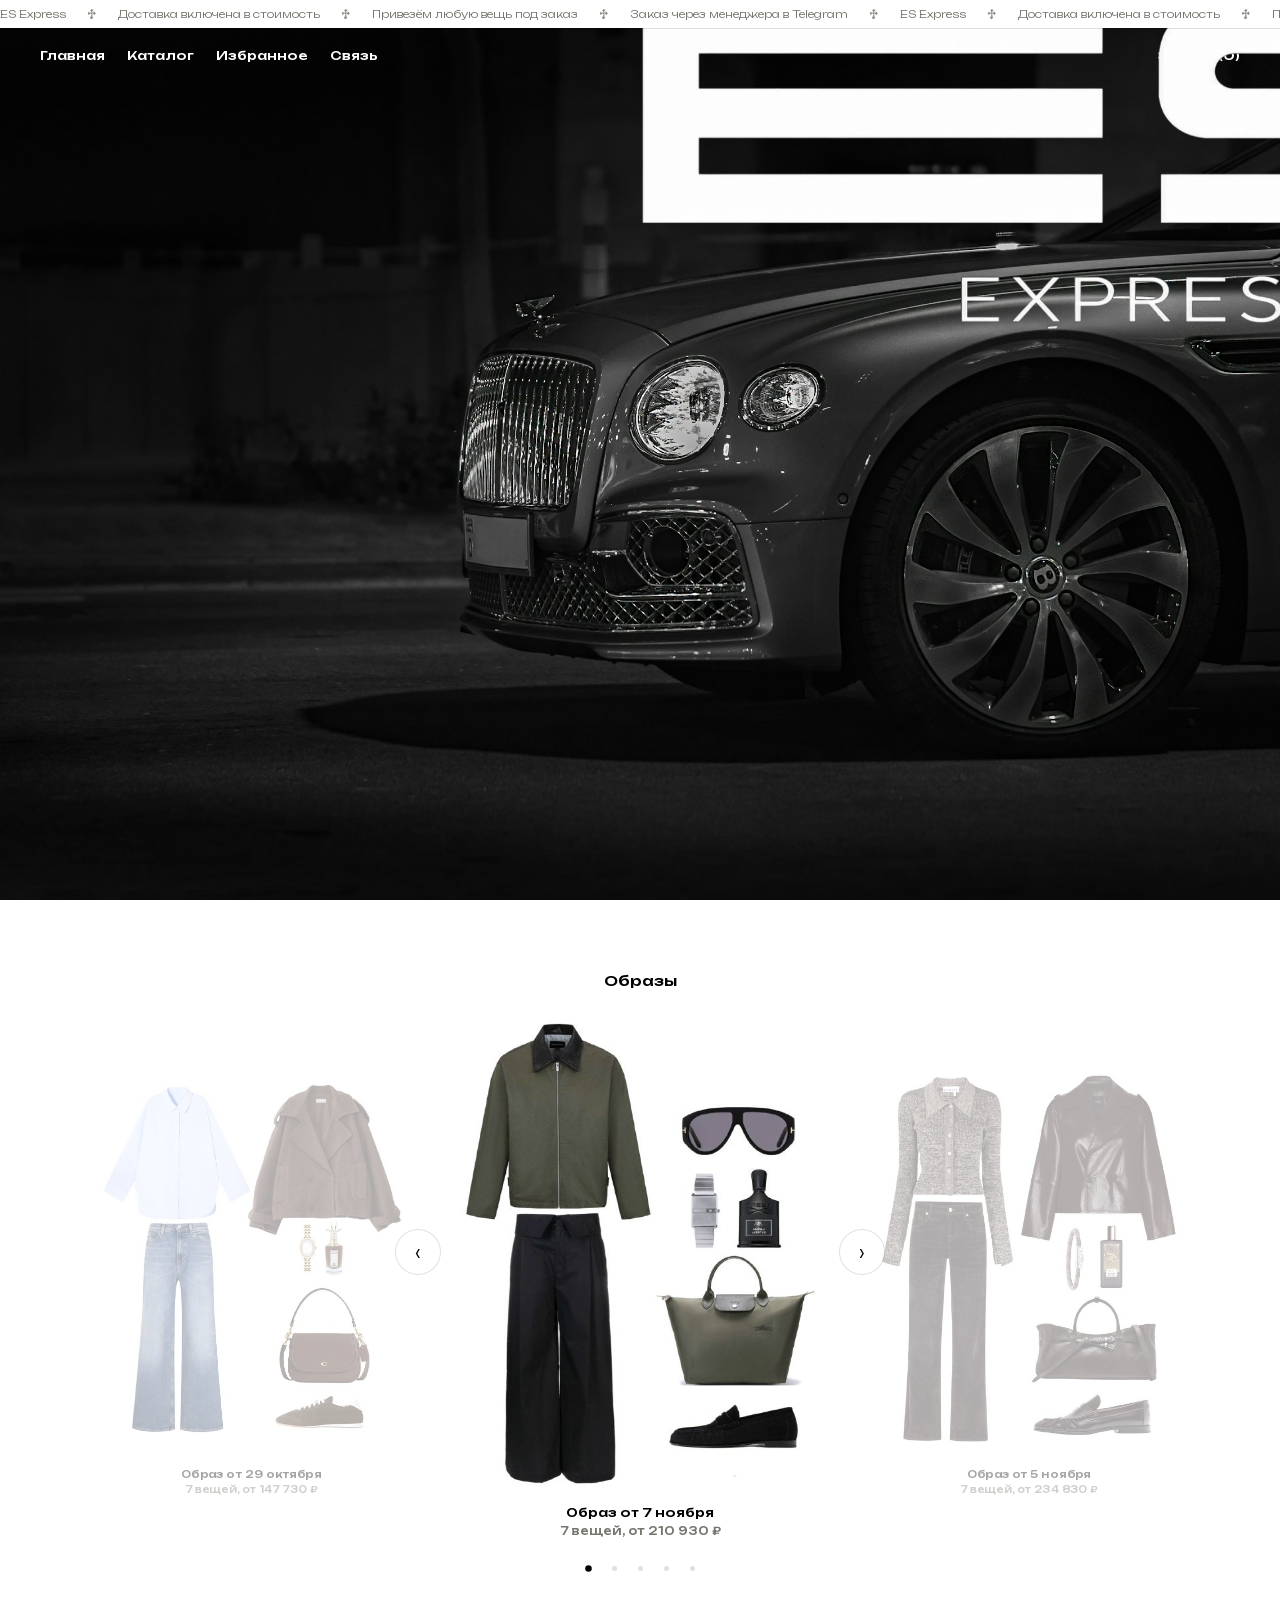
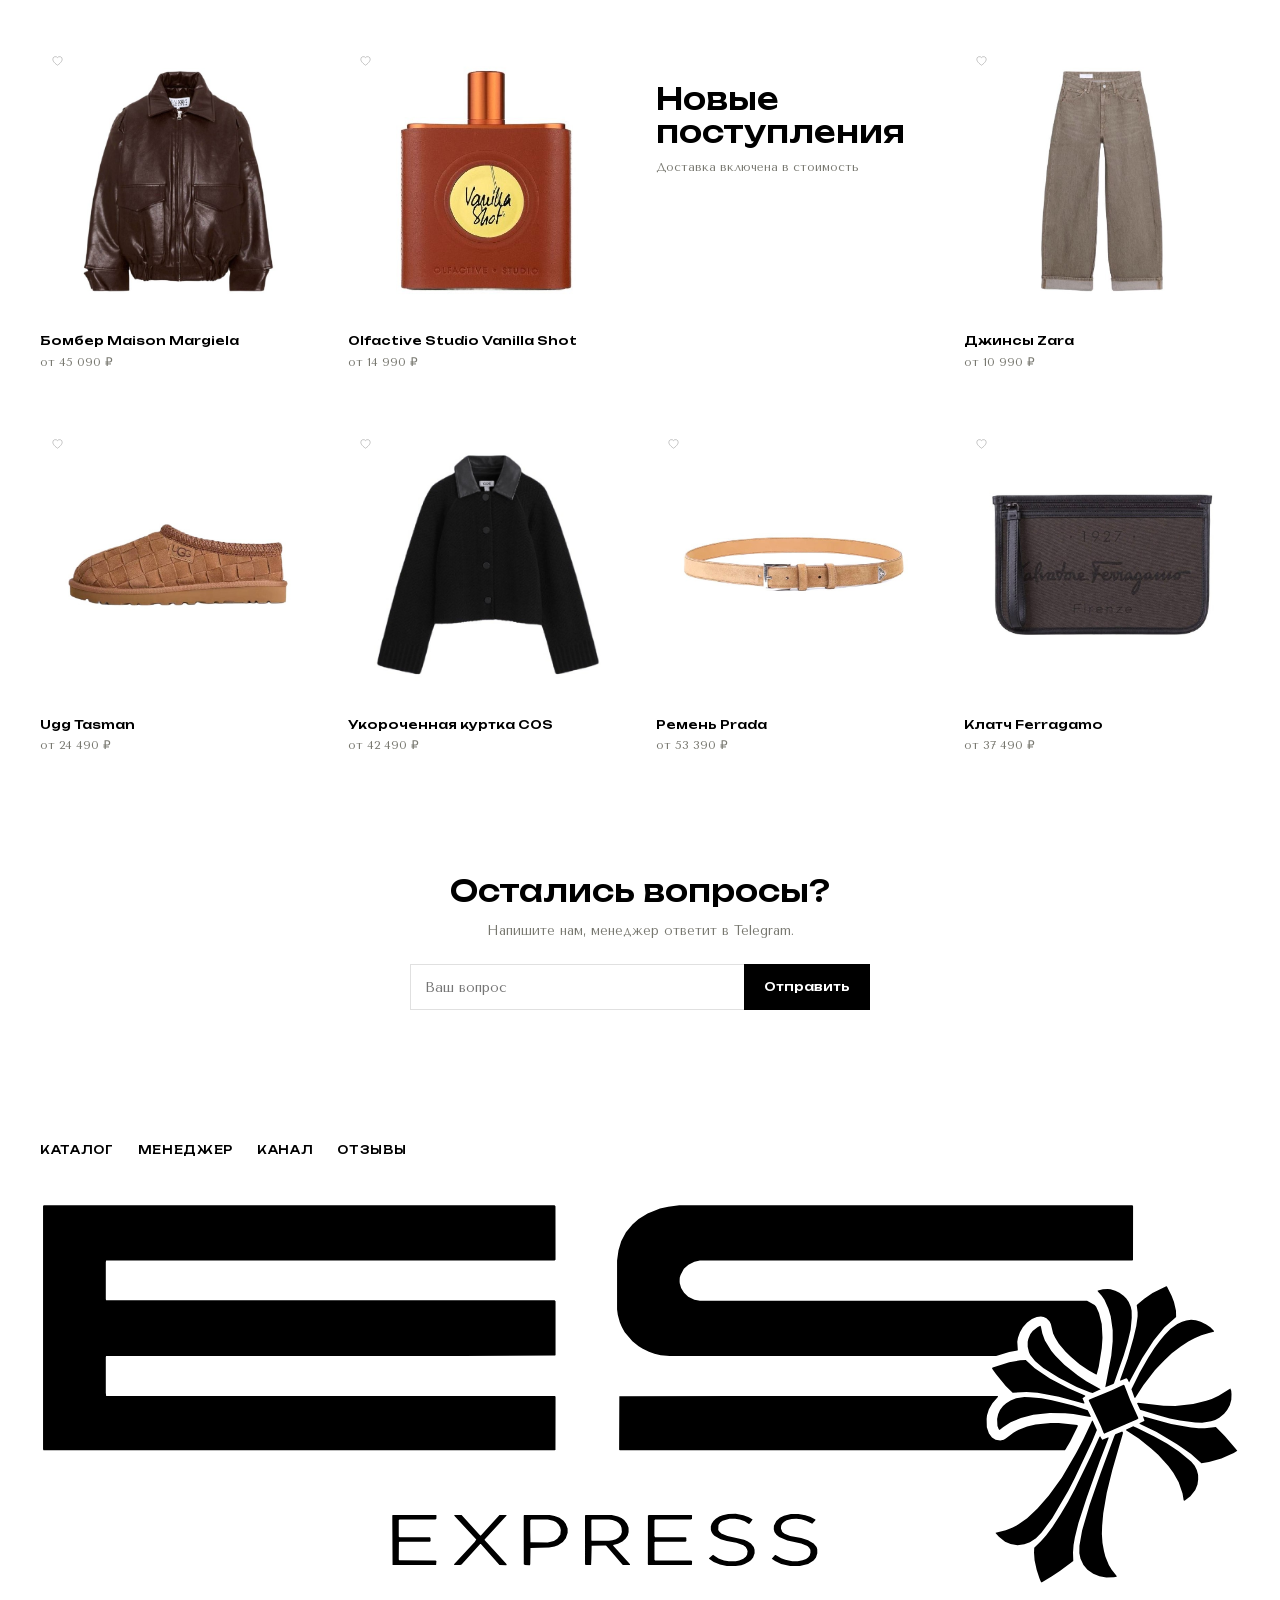
<file: index.html>
<!doctype html>
<html lang="ru">
<head>
  <meta charset="utf-8">
  <meta name="viewport" content="width=device-width, initial-scale=1, viewport-fit=cover">
  <title>ES Express</title>
  <meta name="robots" content="noindex, nofollow">
  <meta name="description" content="ES Express — одежда, обувь и аксессуары под заказ. Доставка включена в стоимость.">
  <meta name="theme-color" content="#ffffff">
  <link rel="icon" href="favicon.svg" type="image/svg+xml">
  <link rel="preload" as="image" href="photos/logo-chrome.webp">
  <link rel="stylesheet" href="fonts.css?v=202611132340">
  <link rel="stylesheet" href="style.css?v=202611132340">
</head>
<body data-page="home">
  <section class="hero" aria-label="ES Express">
    <!-- фото с Unsplash (бесплатная лицензия): unsplash.com/photos/0mchrVHAYzg -->
    <img src="photos/hero.jpg" width="2400" height="1600" alt="">
  </section>

  <section class="looks" aria-roledescription="карусель" aria-label="Образы">
    <h2 class="looks-title">Образы</h2>
    <div class="looks-track" id="looks"></div>
    <button class="looks-arrow prev" id="looks-prev" aria-label="Предыдущий образ">‹</button>
    <button class="looks-arrow next" id="looks-next" aria-label="Следующий образ">›</button>
    <div class="looks-dots" id="dots"></div>
  </section>

  <main class="section">
    <div class="grid home-grid" id="grid"></div>
  </main>

  <script src="app.js?v=202611132340"></script>
</body>
</html>
</file>
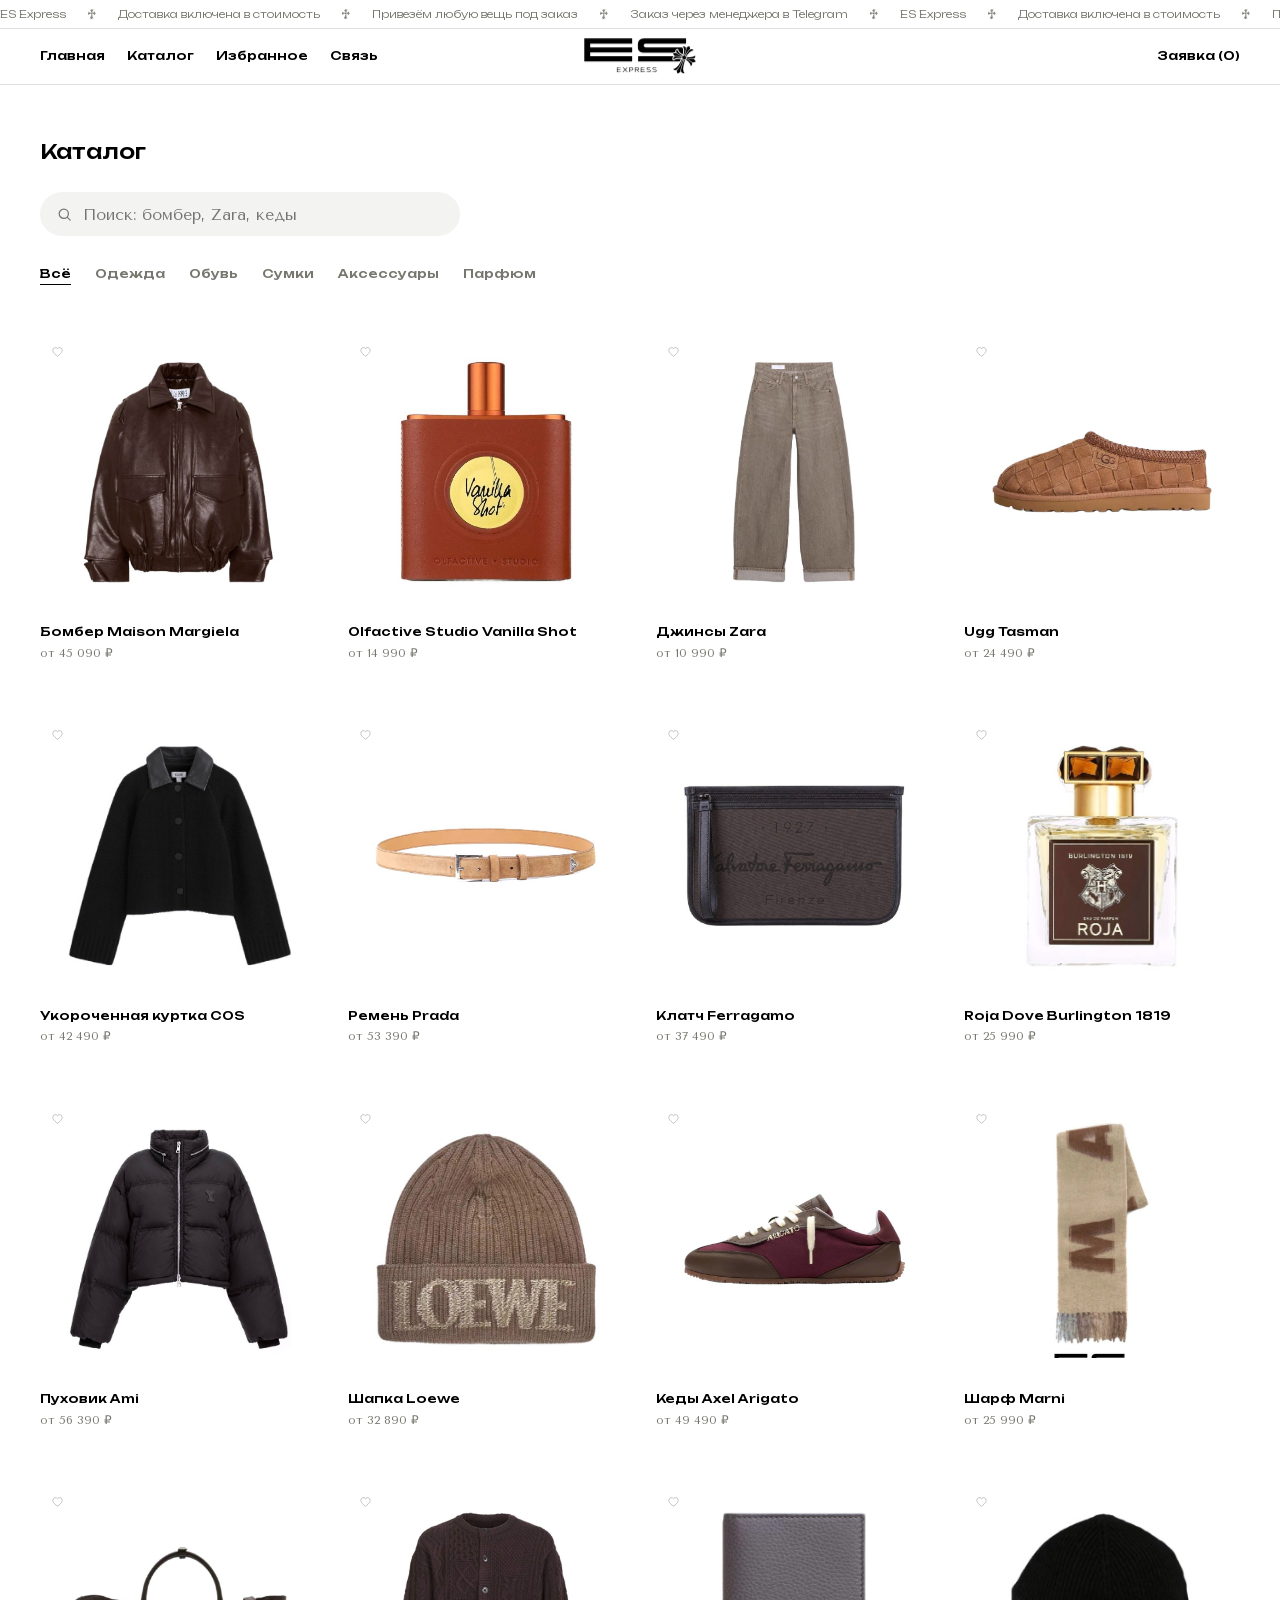
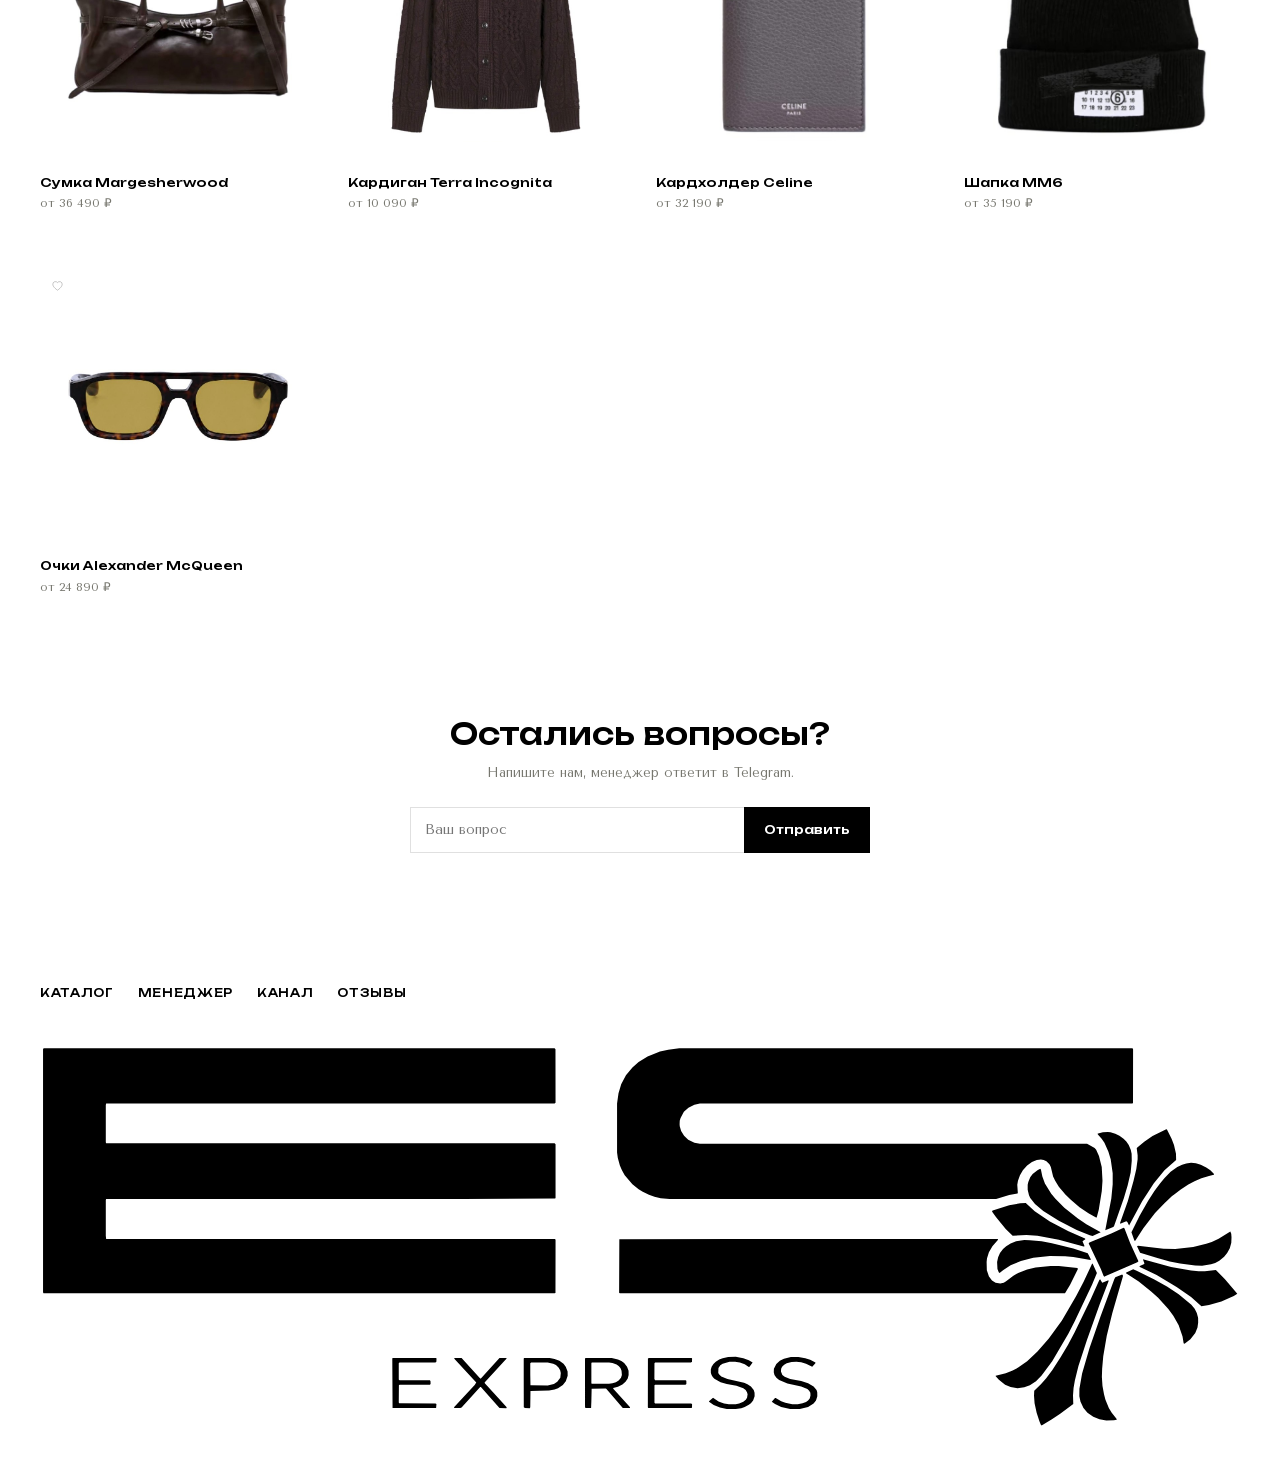
<file: catalog.html>
<!doctype html>
<html lang="ru">
<head>
  <meta charset="utf-8">
  <meta name="viewport" content="width=device-width, initial-scale=1, viewport-fit=cover">
  <title>Каталог — ES Express</title>
  <meta name="robots" content="noindex, nofollow">
  <meta name="description" content="ES Express — одежда, обувь и аксессуары под заказ. Доставка включена в стоимость.">
  <meta name="theme-color" content="#ffffff">
  <link rel="icon" href="favicon.svg" type="image/svg+xml">
  <link rel="stylesheet" href="fonts.css?v=202611132340">
  <link rel="stylesheet" href="style.css?v=202611132340">
</head>
<body data-page="catalog">
  <main class="page section">
    <h1 class="title">Каталог</h1>
    <label class="search">
      <svg viewBox="0 0 24 24" aria-hidden="true"><circle cx="11" cy="11" r="6.5"/><path d="m16 16 4 4"/></svg>
      <input id="search" type="search" placeholder="Поиск: бомбер, Zara, кеды" autocomplete="off" enterkeyhint="search" aria-label="Поиск по каталогу">
    </label>
    <nav class="filters" id="filters" aria-label="Разделы"></nav>
    <nav class="filters subs" id="subs" aria-label="Подразделы" hidden></nav>
    <div class="grid" id="grid"></div>
    <p class="empty-note" id="empty" hidden>Ничего не нашлось. <a href="https://t.me/EsExpress_Manager">Напишите менеджеру</a>, и мы привезём эту вещь под заказ.</p>
    <div id="sentinel" aria-hidden="true"></div>
  </main>

  <script src="app.js?v=202611132340"></script>
</body>
</html>
</file>
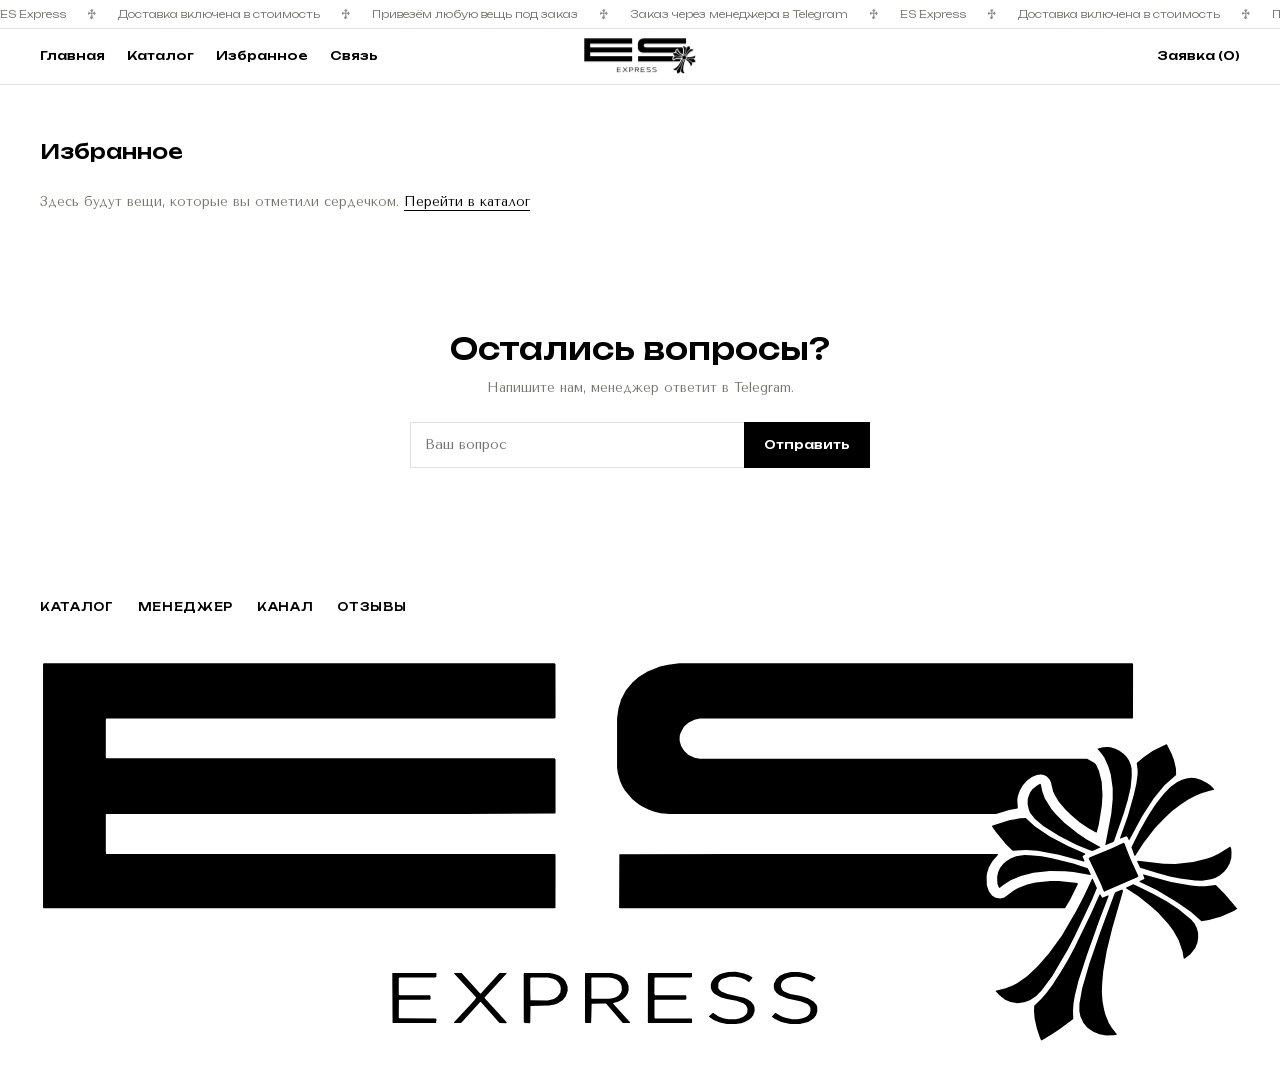
<file: favorites.html>
<!doctype html>
<html lang="ru">
<head>
  <meta charset="utf-8">
  <meta name="viewport" content="width=device-width, initial-scale=1, viewport-fit=cover">
  <title>Избранное — ES Express</title>
  <meta name="robots" content="noindex, nofollow">
  <meta name="description" content="ES Express — одежда, обувь и аксессуары под заказ. Доставка включена в стоимость.">
  <meta name="theme-color" content="#ffffff">
  <link rel="icon" href="favicon.svg" type="image/svg+xml">
  <link rel="stylesheet" href="fonts.css?v=202611132340">
  <link rel="stylesheet" href="style.css?v=202611132340">
</head>
<body data-page="favorites">
  <main class="page section">
    <h1 class="title">Избранное</h1>
    <div class="grid" id="grid"></div>
    <p class="empty-note" id="empty" hidden>Здесь будут вещи, которые вы отметили сердечком. <a href="catalog.html">Перейти в каталог</a></p>
  </main>

  <script src="app.js?v=202611132340"></script>
</body>
</html>
</file>
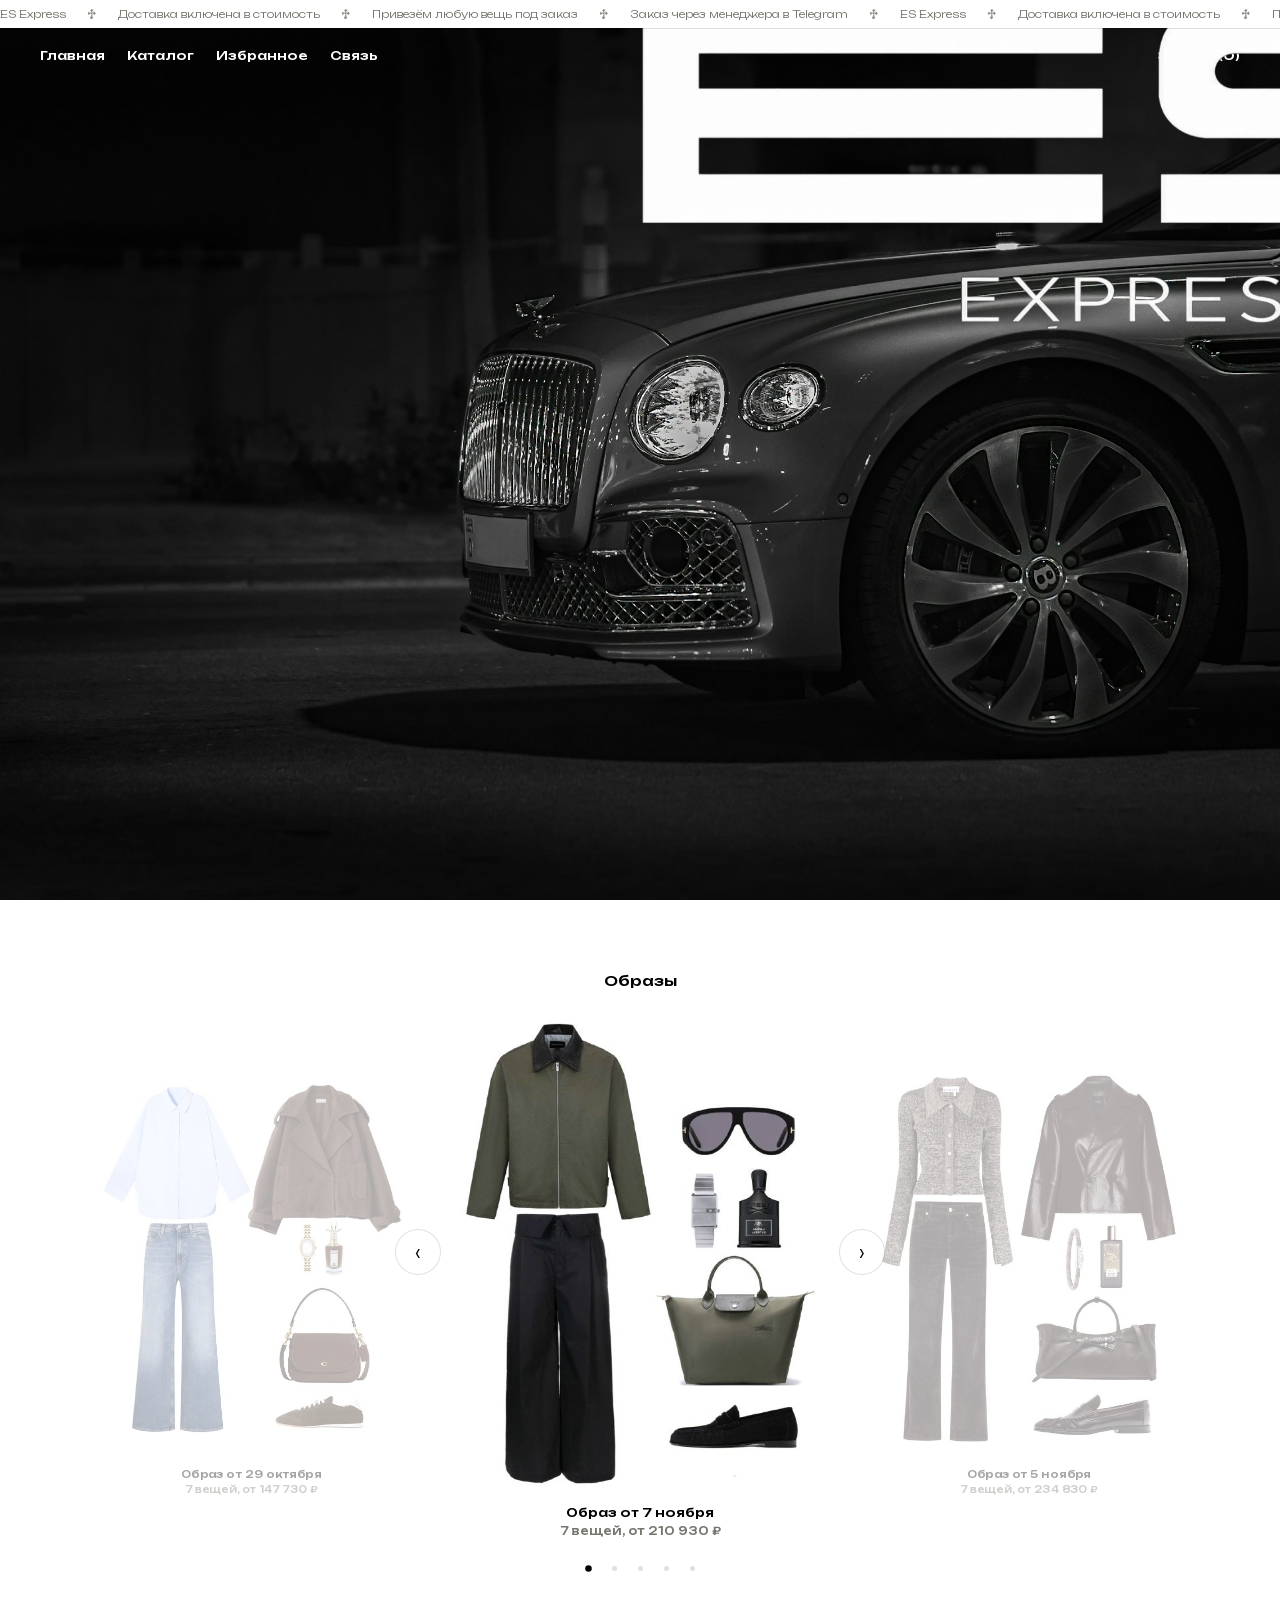
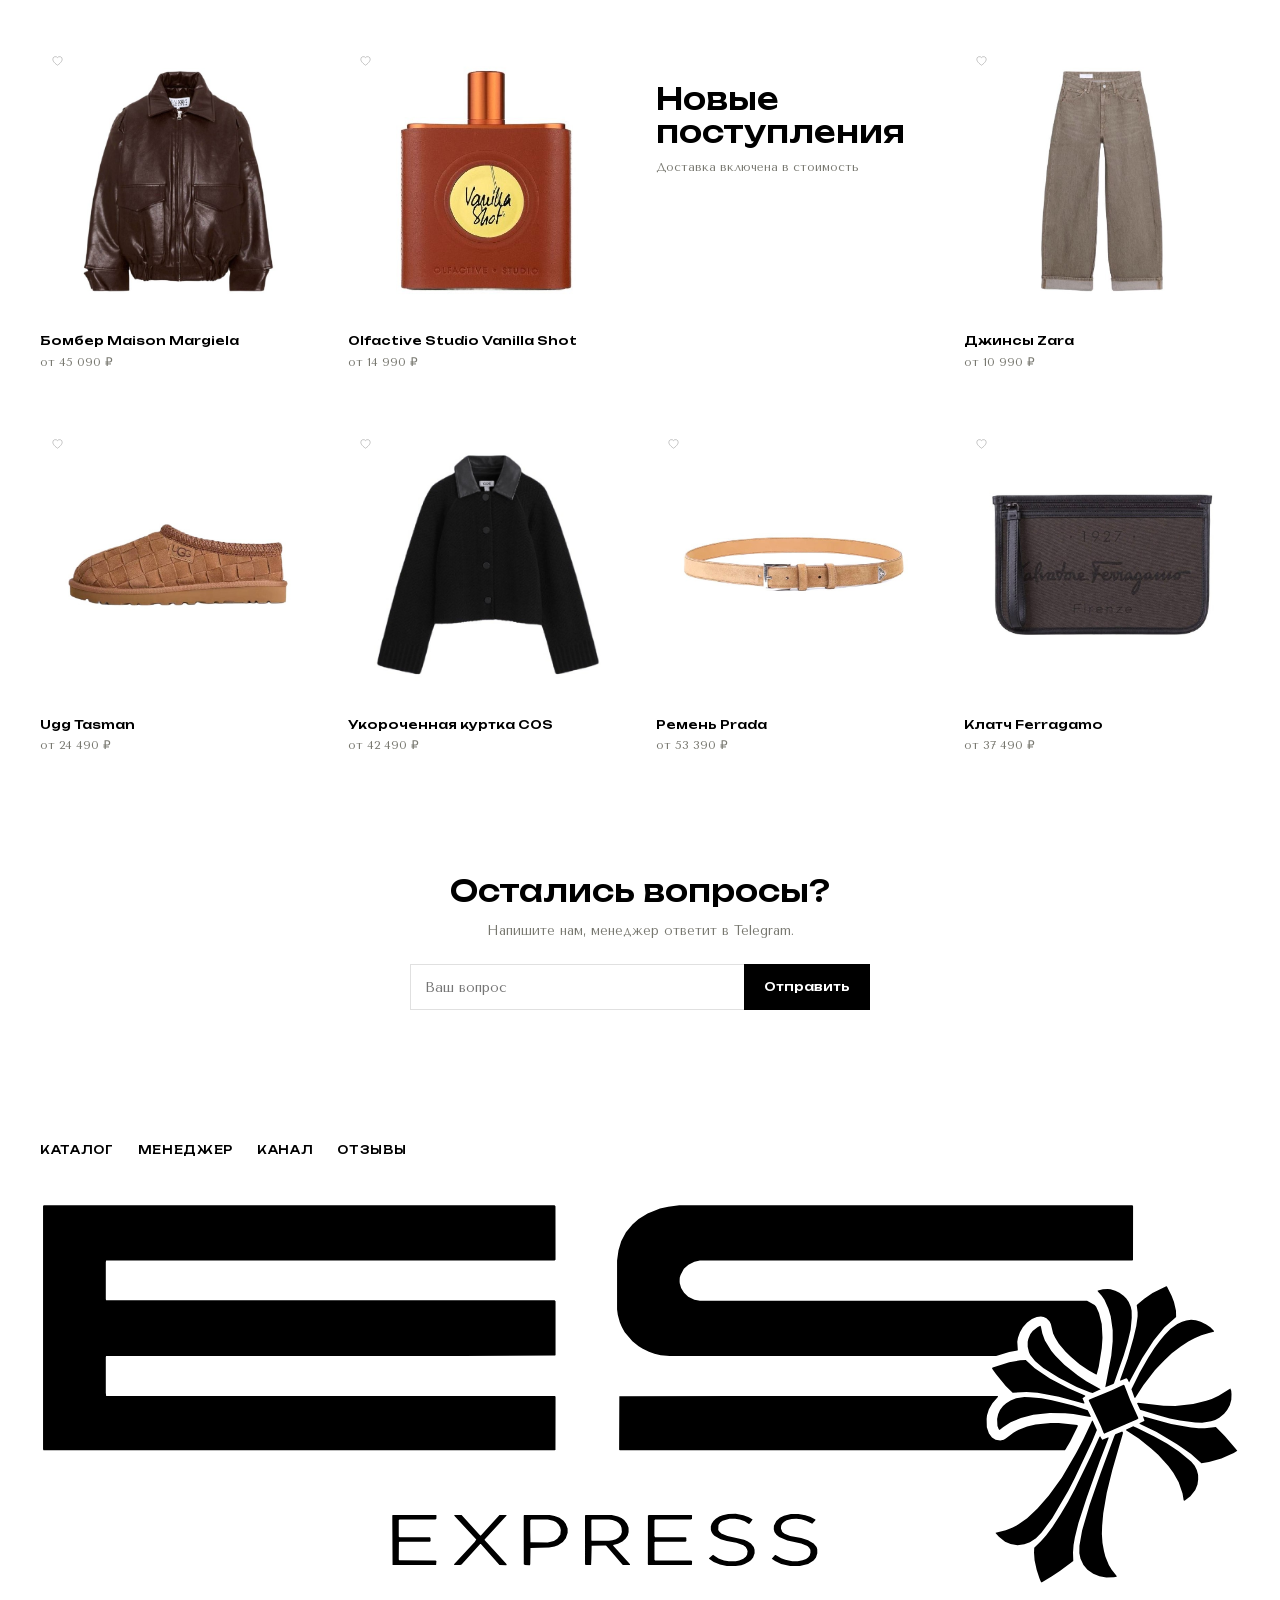
<file: look.html>
<!doctype html>
<html lang="ru">
<head>
  <meta charset="utf-8">
  <meta name="viewport" content="width=device-width, initial-scale=1, viewport-fit=cover">
  <title>Образ — ES Express</title>
  <meta name="robots" content="noindex, nofollow">
  <meta name="description" content="ES Express — одежда, обувь и аксессуары под заказ. Доставка включена в стоимость.">
  <meta name="theme-color" content="#ffffff">
  <link rel="icon" href="favicon.svg" type="image/svg+xml">
  <link rel="stylesheet" href="fonts.css?v=202611132340">
  <link rel="stylesheet" href="style.css?v=202611132340">
</head>
<body data-page="look">
  <main class="page section">
    <section class="look-head">
      <div class="look-hero" id="look-photo"></div>
      <h1 id="look-title"></h1>
      <p id="look-sub"></p>
    </section>
    <div class="grid" id="grid"></div>
  </main>

  <script src="app.js?v=202611132340"></script>
</body>
</html>
</file>
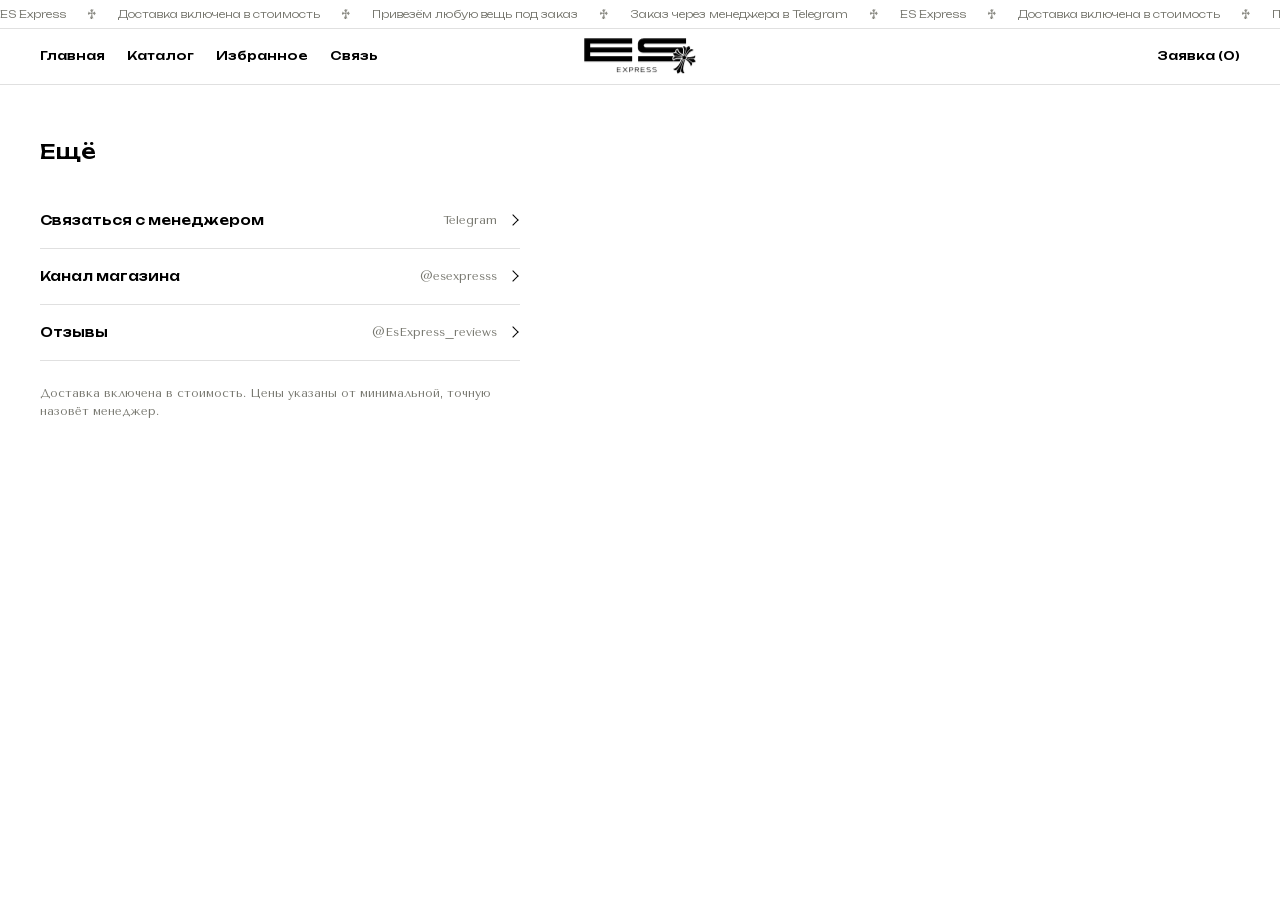
<file: more.html>
<!doctype html>
<html lang="ru">
<head>
  <meta charset="utf-8">
  <meta name="viewport" content="width=device-width, initial-scale=1, viewport-fit=cover">
  <title>Ещё — ES Express</title>
  <meta name="robots" content="noindex, nofollow">
  <meta name="description" content="ES Express — одежда, обувь и аксессуары под заказ. Доставка включена в стоимость.">
  <meta name="theme-color" content="#ffffff">
  <link rel="icon" href="favicon.svg" type="image/svg+xml">
  <link rel="stylesheet" href="fonts.css?v=202611132340">
  <link rel="stylesheet" href="style.css?v=202611132340">
</head>
<body data-page="more">
  <main class="page section">
    <h1 class="title">Ещё</h1>
    <nav class="more-list" aria-label="Связь и информация">
      <a href="https://t.me/EsExpress_Manager">Связаться с менеджером<span>Telegram</span></a>
      <a href="https://t.me/esexpresss">Канал магазина<span>@esexpresss</span></a>
      <a href="https://t.me/EsExpress_reviews">Отзывы<span>@EsExpress_reviews</span></a>
    </nav>
    <p class="more-note">Доставка включена в стоимость. Цены указаны от минимальной, точную назовёт менеджер.</p>
  </main>

  <script src="app.js?v=202611132340"></script>
</body>
</html>
</file>
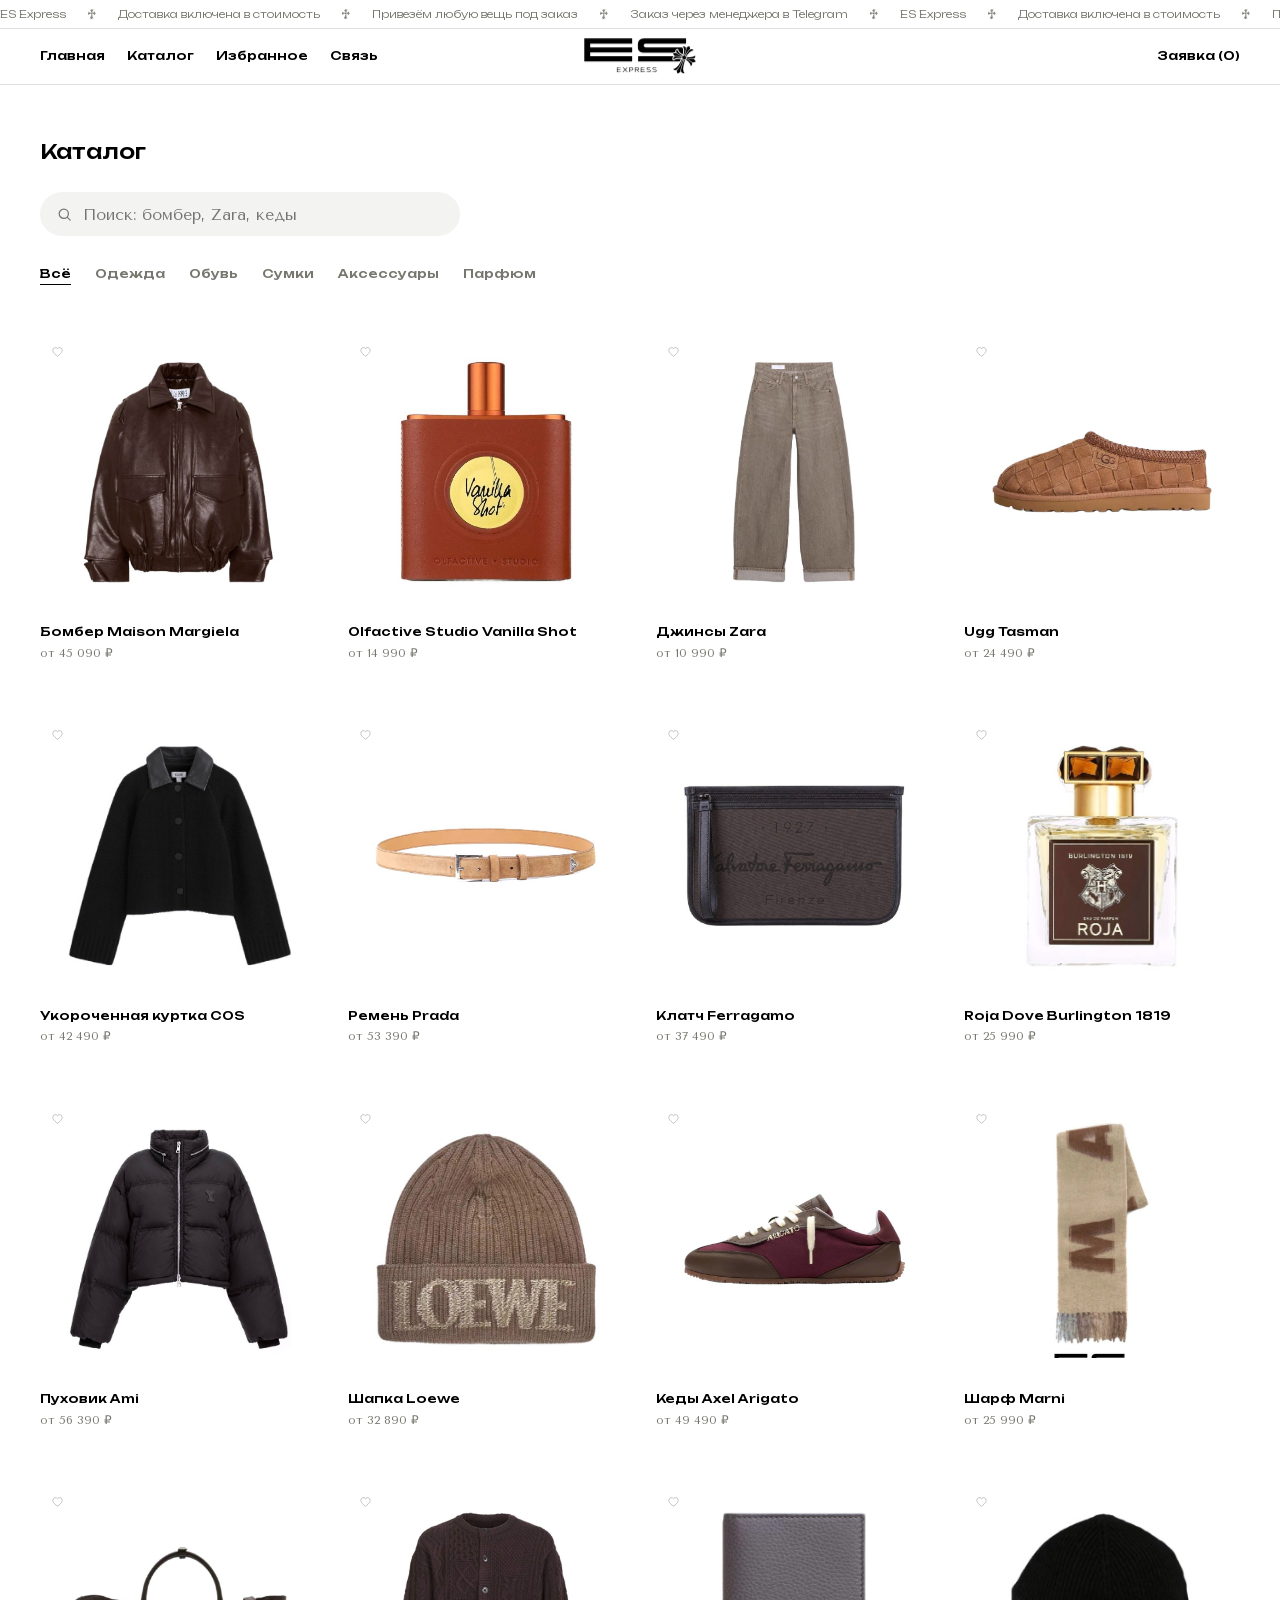
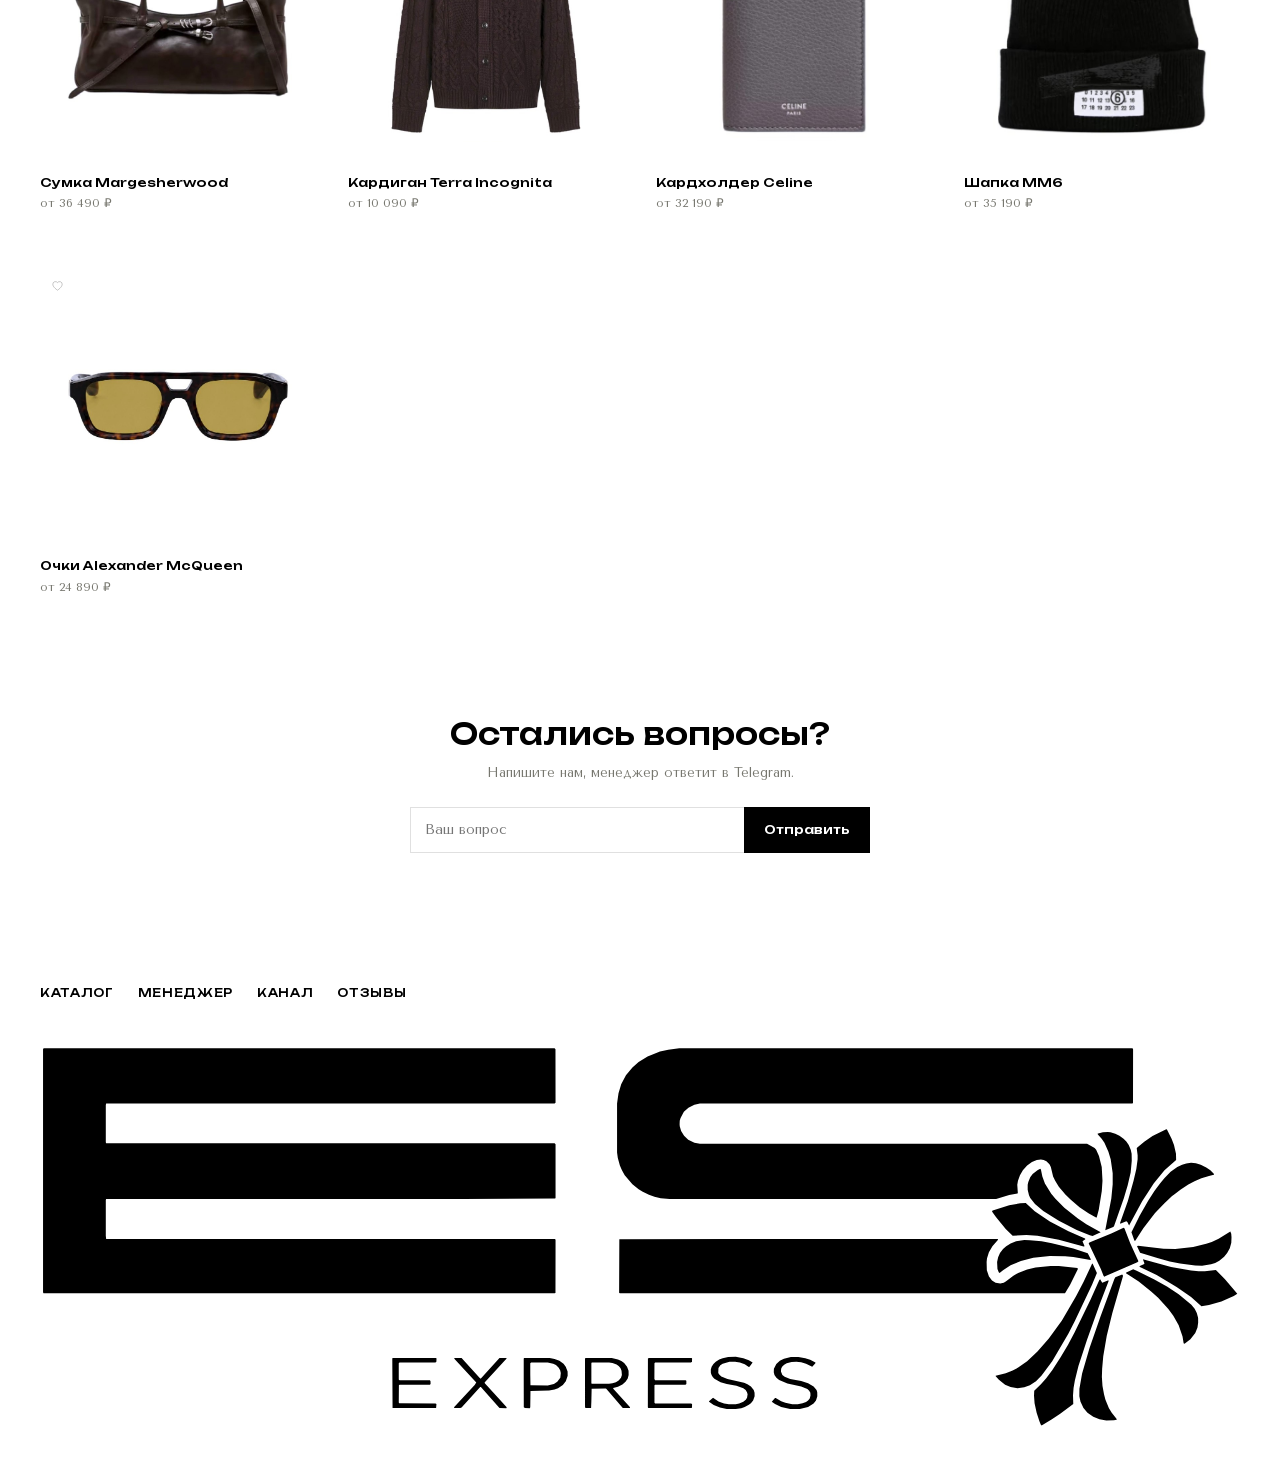
<file: product.html>
<!doctype html>
<html lang="ru">
<head>
  <meta charset="utf-8">
  <meta name="viewport" content="width=device-width, initial-scale=1, viewport-fit=cover">
  <title>ES Express</title>
  <meta name="robots" content="noindex, nofollow">
  <meta name="description" content="ES Express — одежда, обувь и аксессуары под заказ. Доставка включена в стоимость.">
  <meta name="theme-color" content="#ffffff">
  <link rel="icon" href="favicon.svg" type="image/svg+xml">
  <link rel="stylesheet" href="fonts.css?v=202611132340">
  <link rel="stylesheet" href="style.css?v=202611132340">
</head>
<body data-page="product">
  <main class="page">
    <div class="product">
      <section class="info">
        <h1 id="name"></h1>
        <p class="price" id="price"></p>
        <p class="desc" id="desc"></p>
      </section>
      <div class="viewer">
        <div class="gallery" id="gallery" aria-label="Фотографии"></div>
        <p class="counter" id="counter" aria-live="polite"></p>
      </div>
      <section class="buy">
        <div class="notes" id="notes" hidden><p>Ноты аромата</p><ul></ul></div>
        <div class="pick">
          <div class="sizes" id="sizes" hidden><p>Размер</p><div></div></div>
          <button class="add" id="add"></button>
          <button class="fav" id="fav" aria-pressed="false"><svg viewBox="0 0 24 24" aria-hidden="true"><path d="M12 19.5s-7.5-4.6-7.5-9.7A4.2 4.2 0 0 1 12 7.4a4.2 4.2 0 0 1 7.5 2.4c0 5.1-7.5 9.7-7.5 9.7z"/></svg><span>В избранное</span></button>
        </div>
      </section>
    </div>

    <section class="section">
      <h2 class="title">Похожие вещи</h2>
      <div class="grid" id="more"></div>
    </section>
  </main>

  <script src="app.js?v=202611132340"></script>
</body>
</html>
</file>
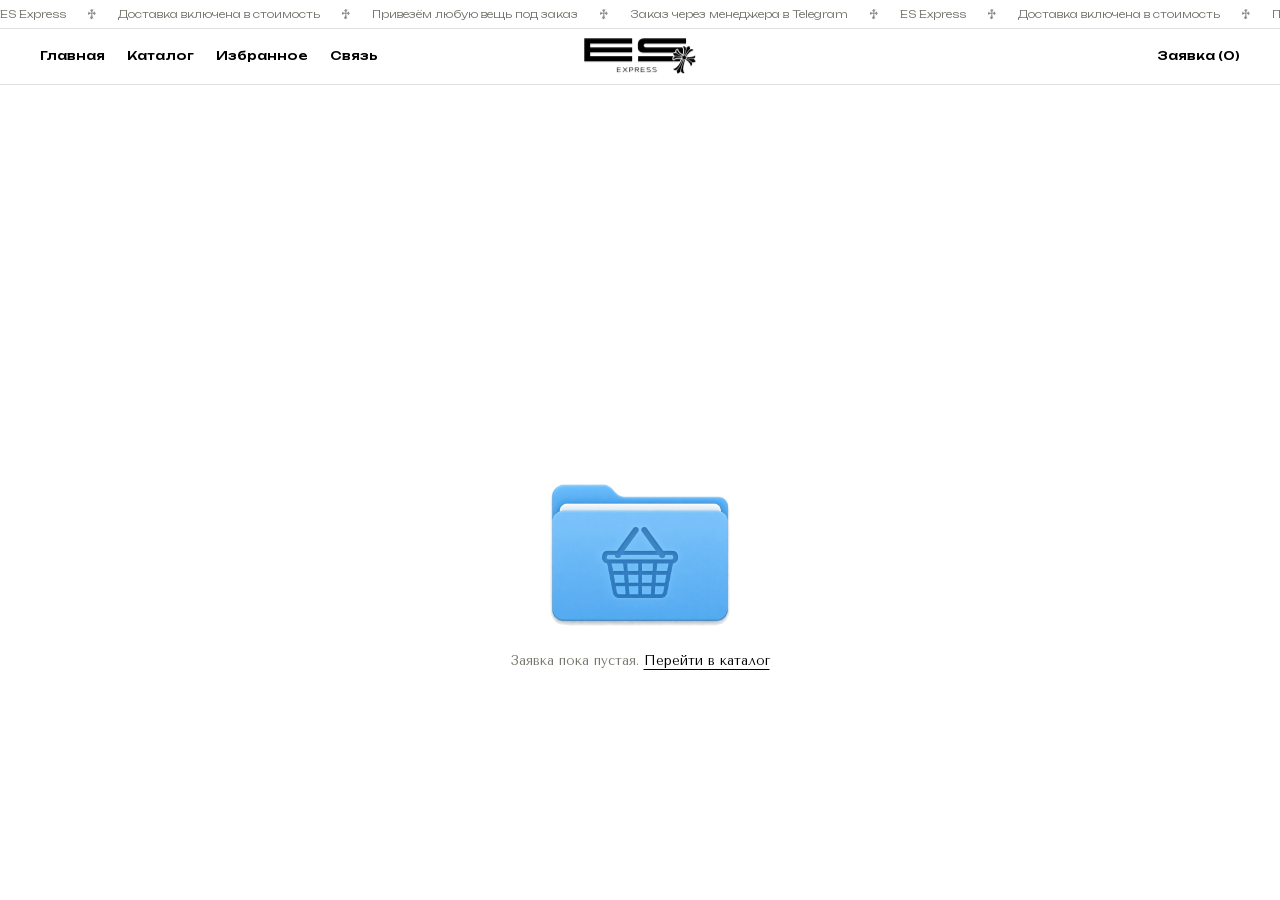
<file: request.html>
<!doctype html>
<html lang="ru">
<head>
  <meta charset="utf-8">
  <meta name="viewport" content="width=device-width, initial-scale=1, viewport-fit=cover">
  <title>Заявка — ES Express</title>
  <meta name="robots" content="noindex, nofollow">
  <meta name="description" content="ES Express — одежда, обувь и аксессуары под заказ. Доставка включена в стоимость.">
  <meta name="theme-color" content="#ffffff">
  <link rel="icon" href="favicon.svg" type="image/svg+xml">
  <link rel="preload" as="image" href="photos/folder-closed.webp">
  <link rel="stylesheet" href="fonts.css?v=202611132340">
  <link rel="stylesheet" href="style.css?v=202611132340">
</head>
<body data-page="request">
  <main class="req">
    <div class="stage">
      <div class="ring" id="ring"></div>
      <button class="folder" id="folder" aria-expanded="false" aria-controls="ring" aria-label="Открыть заявку">
        <img class="closed" src="photos/folder-closed.webp" width="1172" height="917" alt="">
        <img class="open" src="photos/folder-open.webp" width="1090" height="772" alt="">
      </button>
    </div>
    <div class="req-actions">
      <button class="look" id="look">↑ Посмотреть заявку</button>
      <a class="send" id="send" data-request href="#">Отправить заявку менеджеру</a>
      <p class="req-empty" id="empty" hidden>Заявка пока пустая. <a href="catalog.html">Перейти в каталог</a></p>
    </div>
  </main>

  <script src="app.js?v=202611132340"></script>
</body>
</html>
</file>
<file: fonts.css>
/* шрифты лежат в проекте, чтобы не зависеть от Google */
/* Tenor Sans 400, cyrillic */
@font-face {
  font-family: 'Tenor Sans';
  font-style: normal;
  font-weight: 400;
  font-display: swap;
  src: url(fonts/TenorSans-400-cyrillic.woff2) format('woff2');
  unicode-range: U+0301, U+0400-045F, U+0490-0491, U+04B0-04B1, U+2116;
}
/* Tenor Sans 400, latin-ext */
@font-face {
  font-family: 'Tenor Sans';
  font-style: normal;
  font-weight: 400;
  font-display: swap;
  src: url(fonts/TenorSans-400-latin-ext.woff2) format('woff2');
  unicode-range: U+0100-02BA, U+02BD-02C5, U+02C7-02CC, U+02CE-02D7, U+02DD-02FF, U+0304, U+0308, U+0329, U+1D00-1DBF, U+1E00-1E9F, U+1EF2-1EFF, U+2020, U+20A0-20AB, U+20AD-20C4, U+2113, U+2C60-2C7F, U+A720-A7FF;
}
/* Tenor Sans 400, latin */
@font-face {
  font-family: 'Tenor Sans';
  font-style: normal;
  font-weight: 400;
  font-display: swap;
  src: url(fonts/TenorSans-400-latin.woff2) format('woff2');
  unicode-range: U+0000-00FF, U+0131, U+0152-0153, U+02BB-02BC, U+02C6, U+02DA, U+02DC, U+0304, U+0308, U+0329, U+2000-206F, U+20AC, U+2122, U+2191, U+2193, U+2212, U+2215, U+FEFF, U+FFFD;
}
/* Unbounded 300, cyrillic-ext */
@font-face {
  font-family: 'Unbounded';
  font-style: normal;
  font-weight: 300;
  font-display: swap;
  src: url(fonts/Unbounded-cyrillic-ext.woff2) format('woff2');
  unicode-range: U+0460-052F, U+1C80-1C8A, U+20B4, U+2DE0-2DFF, U+A640-A69F, U+FE2E-FE2F;
}
/* Unbounded 300, cyrillic */
@font-face {
  font-family: 'Unbounded';
  font-style: normal;
  font-weight: 300;
  font-display: swap;
  src: url(fonts/Unbounded-cyrillic.woff2) format('woff2');
  unicode-range: U+0301, U+0400-045F, U+0490-0491, U+04B0-04B1, U+2116;
}
/* Unbounded 300, latin-ext */
@font-face {
  font-family: 'Unbounded';
  font-style: normal;
  font-weight: 300;
  font-display: swap;
  src: url(fonts/Unbounded-latin-ext.woff2) format('woff2');
  unicode-range: U+0100-02BA, U+02BD-02C5, U+02C7-02CC, U+02CE-02D7, U+02DD-02FF, U+0304, U+0308, U+0329, U+1D00-1DBF, U+1E00-1E9F, U+1EF2-1EFF, U+2020, U+20A0-20AB, U+20AD-20C4, U+2113, U+2C60-2C7F, U+A720-A7FF;
}
/* Unbounded 300, latin */
@font-face {
  font-family: 'Unbounded';
  font-style: normal;
  font-weight: 300;
  font-display: swap;
  src: url(fonts/Unbounded-latin.woff2) format('woff2');
  unicode-range: U+0000-00FF, U+0131, U+0152-0153, U+02BB-02BC, U+02C6, U+02DA, U+02DC, U+0304, U+0308, U+0329, U+2000-206F, U+20AC, U+2122, U+2191, U+2193, U+2212, U+2215, U+FEFF, U+FFFD;
}
/* Unbounded 500, cyrillic-ext */
@font-face {
  font-family: 'Unbounded';
  font-style: normal;
  font-weight: 500;
  font-display: swap;
  src: url(fonts/Unbounded-cyrillic-ext.woff2) format('woff2');
  unicode-range: U+0460-052F, U+1C80-1C8A, U+20B4, U+2DE0-2DFF, U+A640-A69F, U+FE2E-FE2F;
}
/* Unbounded 500, cyrillic */
@font-face {
  font-family: 'Unbounded';
  font-style: normal;
  font-weight: 500;
  font-display: swap;
  src: url(fonts/Unbounded-cyrillic.woff2) format('woff2');
  unicode-range: U+0301, U+0400-045F, U+0490-0491, U+04B0-04B1, U+2116;
}
/* Unbounded 500, latin-ext */
@font-face {
  font-family: 'Unbounded';
  font-style: normal;
  font-weight: 500;
  font-display: swap;
  src: url(fonts/Unbounded-latin-ext.woff2) format('woff2');
  unicode-range: U+0100-02BA, U+02BD-02C5, U+02C7-02CC, U+02CE-02D7, U+02DD-02FF, U+0304, U+0308, U+0329, U+1D00-1DBF, U+1E00-1E9F, U+1EF2-1EFF, U+2020, U+20A0-20AB, U+20AD-20C4, U+2113, U+2C60-2C7F, U+A720-A7FF;
}
/* Unbounded 500, latin */
@font-face {
  font-family: 'Unbounded';
  font-style: normal;
  font-weight: 500;
  font-display: swap;
  src: url(fonts/Unbounded-latin.woff2) format('woff2');
  unicode-range: U+0000-00FF, U+0131, U+0152-0153, U+02BB-02BC, U+02C6, U+02DA, U+02DC, U+0304, U+0308, U+0329, U+2000-206F, U+20AC, U+2122, U+2191, U+2193, U+2212, U+2215, U+FEFF, U+FFFD;
}
</file>
<file: style.css>
:root {
  --bg: #fff;
  --fg: #000;
  --muted: #77776f;
  --line: rgba(0, 0, 0, .12);
  --ticker: 28px;
  --header: 56px;
  --pad: 40px;
  --bold: 500 13px/1.3 "Unbounded", sans-serif;
}
@media (max-width: 899px) { :root { --pad: 16px; --header: 52px; --ticker: 26px; } }

* { box-sizing: border-box; margin: 0; }

body {
  background: var(--bg);
  color: var(--fg);
  font: 15px/1.5 "Tenor Sans", sans-serif;
  font-synthesis: none;
  -webkit-font-smoothing: antialiased;
}

button, input { font: inherit; color: inherit; }
button { background: none; border: 0; padding: 0; cursor: pointer; }
a { color: inherit; text-decoration: none; }
h1, h2, h3 { font-weight: 400; }
:focus-visible { outline: 2px solid var(--fg); outline-offset: 2px; }
svg use { fill: currentColor; }

/* бегущая строка: белая, справа налево */
.ticker { position: fixed; z-index: 5; inset: 0 0 auto; height: var(--ticker); overflow: hidden; background: var(--bg); color: var(--muted); box-shadow: 0 1px 0 var(--line); }
.ticker-track { display: flex; width: max-content; height: 100%; align-items: center; font: 300 10.5px "Unbounded", sans-serif; white-space: nowrap; }
.ticker-track span { display: flex; align-items: center; gap: 22px; padding-right: 22px; }
/* в логотипе крест наклонён; −21° найдено замером, при нём левая и правая половины совпадают лучше всего */
.ticker-track .mark { width: 8px; height: 10px; transform: rotate(-21deg); }

/* шапка: слева меню, по центру логотип, справа заявка */
.bar { position: fixed; z-index: 3; top: var(--ticker); left: 0; right: 0; height: var(--header); display: flex; justify-content: space-between; align-items: center; padding: 0 var(--pad); font: var(--bold); font-size: 12px; color: #fff; transition: background-color 200ms, color 200ms, box-shadow 200ms; }
.bar.solid { background: var(--bg); color: var(--fg); box-shadow: 0 1px 0 var(--line); }
.bar nav { display: flex; gap: 22px; }
.bar a { display: flex; align-items: center; min-height: 44px; }
/* на телефоне на главную ведёт логотип, иначе меню налезает на него */
@media (max-width: 899px) { .bar { font-size: 11px; } .bar nav { gap: 14px; } .bar nav a:first-child { display: none; } }

/* логотип: белый на фото, при прокрутке уезжает в шапку и становится чёрным */
.brand { position: fixed; z-index: 4; top: 0; left: 50%; transform-origin: 50% 0; color: #fff; transition: color 200ms; }
.brand.dark { color: var(--fg); }
/* отдельный слой для видеокарты: движение не перерисовывает страницу */
.brand { will-change: transform; backface-visibility: hidden; }
@supports (animation-timeline: scroll()) {
  .brand.scrolly { animation: brand-dock both; animation-duration: auto; animation-timing-function: cubic-bezier(.33, .66, .66, 1); animation-timeline: scroll(root block); animation-range: 0px var(--dock-end); }
}
@keyframes brand-dock {
  from { transform: translate(-50%, var(--y0)) scale(1); }
  to { transform: translate(-50%, var(--y1)) scale(var(--s1)); }
}
/* двойное касание не увеличивает страницу; увеличение двумя пальцами остаётся */
html { touch-action: manipulation; }
.brand svg { display: block; width: 100%; height: auto; transition: opacity 250ms; }
/* на заставке логотип с хромированным крестом, в шапке он сменяется векторным.
   хромированная картинка подогнана так, чтобы её буквы ES легли ровно на векторные */
.brand .chrome { position: absolute; left: -12.37%; top: -16.35%; width: 119.97%; height: 131.6%; max-width: none; pointer-events: none; transition: opacity 250ms; }
.brand:has(.chrome):not(.dark) svg { opacity: 0; }
.brand.dark .chrome { opacity: 0; }

.hero { height: 100vh; height: 100svh; background: #111; }
.hero img { display: block; width: 100%; height: 100%; object-fit: cover; object-position: 62% 55%; }
@media (max-width: 899px) { .hero { height: 66vh; height: 66svh; } .hero img { object-position: 30% 50%; } }

.page { padding-top: calc(var(--ticker) + var(--header) + 32px); }
.section { padding-inline: var(--pad); }
.title { margin: 72px 0 28px; font: 500 20px/1.2 "Unbounded", sans-serif; }
.page > .title { margin-top: 24px; }

/* сетка по 4 */
/* minmax(0, 1fr): колонки строго равные, длинное название не распирает свою */
.grid { display: grid; grid-template-columns: repeat(4, minmax(0, 1fr)); gap: 56px 32px; }
.home-grid { margin-top: 64px; }
@media (min-width: 900px) { .home-grid > :nth-child(9) { display: none; } }
@media (max-width: 899px) {
  .grid { grid-template-columns: repeat(3, minmax(0, 1fr)); gap: 24px 8px; }
  .home-grid { margin-top: 24px; }
  /* название ровно в две строки, чтобы цены во всём ряду стояли на одной линии */
  .card h3 { display: -webkit-box; -webkit-box-orient: vertical; -webkit-line-clamp: 2; overflow: hidden; min-height: calc(2em * 1.35); margin-top: 8px; font-size: 9.5px; overflow-wrap: anywhere; }
  .card p { margin-top: 2px; font-size: 10px; }
  #more > :nth-child(4) { display: none; }
}

.card { position: relative; }
.card-link { display: block; }
.card .cell { position: relative; display: grid; place-items: center; aspect-ratio: 1 / 1; }
/* еле заметное серое сердечко в левом верхнем углу; в избранном оно чёрное и закрашенное */
.card-fav { position: absolute; top: 2px; left: 2px; display: grid; place-items: center; width: 30px; height: 30px; color: rgba(0, 0, 0, .22); transition: color 150ms, transform 150ms; }
.card-fav svg { width: 15px; height: 15px; fill: none; stroke: currentColor; stroke-width: 1.6; }
.card-fav:hover { color: rgba(0, 0, 0, .5); }
.card-fav[aria-pressed="true"] { color: var(--fg); }
.card-fav[aria-pressed="true"] svg { fill: currentColor; }
.card-fav:active { transform: scale(.85); }
/* плашка на вещах, которые уже в заявке */
.in-req { position: absolute; top: 6px; right: 6px; display: none; padding: 3px 8px; border-radius: 999px; background: var(--fg); color: var(--bg); font: var(--bold); font-size: 9px; }
.card.in-request .in-req { display: block; }
@media (max-width: 899px) {
  .in-req { top: 0; right: 0; padding: 1px 5px; font-size: 6.5px; }
  .card-fav { top: -4px; left: -4px; }
  .card-fav svg { width: 13px; height: 13px; }
}
.card h3 { margin-top: 14px; font: var(--bold); font-size: 12px; }
.card p { margin-top: 4px; font-size: 12px; color: var(--muted); }

/* заголовок занимает третью ячейку первого ряда, ближе к верху, как на референсе */
.arrivals { align-self: start; margin-top: 14%; }
.arrivals h2 { font: 500 30px/1.1 "Unbounded", sans-serif; }
.arrivals p { margin-top: 10px; font-size: 12px; color: var(--muted); }
@media (max-width: 899px) { .arrivals { margin-top: 10%; } .arrivals h2 { font-size: 13px; } .arrivals p { margin-top: 6px; font-size: 10px; } }

/* карусель образов: центральный крупно, соседние меньше и приглушены, остальные спрятаны */
.looks { --lw: 360px; position: relative; margin-top: 72px; overflow: hidden; }
.looks-title { margin-bottom: 24px; text-align: center; font: 500 14px "Unbounded", sans-serif; }
.looks-track { position: relative; height: calc(var(--lw) * 4 / 3 + 56px); touch-action: pan-y; }
.looks-track { --drag: 0px; cursor: grab; }
.looks-track.dragging { cursor: grabbing; }
.look { position: absolute; top: 0; left: 50%; width: var(--lw); margin-left: calc(var(--lw) / -2); text-align: center; opacity: .35; transform: translateX(calc(var(--o) * 108% + var(--drag))) scale(.84); transition: transform 750ms cubic-bezier(.2, .8, .2, 1), opacity 500ms; user-select: none; -webkit-user-drag: none; }
.look.center { opacity: 1; transform: translateX(var(--drag)) scale(1); }
/* пока тянешь, образы идут за пальцем без задержки */
.looks-track.dragging .look { transition: opacity 500ms; }
.looks-arrow { position: absolute; top: calc(40px + var(--lw) * 2 / 3); z-index: 2; display: grid; place-items: center; width: 44px; height: 44px; translate: 0 -50%; border-radius: 50%; background: var(--bg); box-shadow: 0 0 0 1px var(--line); font-size: 22px; line-height: 1; color: var(--fg); transition: box-shadow 150ms; }
.looks-arrow:hover { box-shadow: 0 0 0 1px var(--fg); }
.looks-arrow.prev { left: calc(50% - var(--lw) / 2 - 64px); }
.looks-arrow.next { right: calc(50% - var(--lw) / 2 - 64px); }
.look.far { opacity: 0; pointer-events: none; }
.look-photo { display: grid; place-items: center; aspect-ratio: 3 / 4; }
.look-photo .crop { width: calc(100% * min(1, var(--r) / .75)); }
.look-photo img { pointer-events: none; }
.look-cap { display: flex; flex-direction: column; gap: 3px; margin-top: 12px; }
.look-cap b { font: var(--bold); font-size: 12px; }
.look-cap span { font-size: 11px; color: var(--muted); }
.looks-dots { display: flex; justify-content: center; gap: 4px; margin-top: 8px; }
.looks-dots button { width: 22px; height: 22px; display: grid; place-items: center; }
.looks-dots button::after { content: ""; width: 5px; height: 5px; border-radius: 50%; background: var(--line); transition: background-color 200ms, transform 200ms; }
.looks-dots button[aria-current="true"]::after { background: var(--fg); transform: scale(1.3); }
@media (max-width: 899px) {
  .looks { --lw: calc(100vw - 72px); margin-top: 40px; }
  .look { transform: translateX(calc(var(--o) * 115% + var(--drag))) scale(.9); }
  .looks-arrow { display: none; }
}
@media (prefers-reduced-motion: reduce) { .look { transition: none; } }

/* страница образа */
.look-head { margin: 8px auto 48px; text-align: center; }
.look-hero { display: grid; place-items: center; }
.look-hero .crop { width: min(100%, calc(62vh * var(--r)), var(--w)); }
.look-head h1 { margin-top: 20px; font: 500 20px "Unbounded", sans-serif; }
.look-head p { margin-top: 6px; font-size: 13px; color: var(--muted); }

/* обрезка прячет логотип, запечённый в фото; фильтр делает их кремовый фон белым */
.crop { display: block; overflow: hidden; }
/* белый фон уже в самих фото: SVG-фильтр на айфоне рисовался по размеру начала анимации, и картинки мельчали */
.crop img { display: block; max-width: none; height: auto; }
.card .crop { width: calc(86% * min(1, var(--r))); max-width: var(--w); }

/* разделы всегда в одну строку; если не влезают, строка листается вбок, а край обрезан — видно, что дальше есть ещё */
.filters { display: flex; gap: 24px; margin: 0 calc(var(--pad) * -1) 40px; padding: 0 var(--pad); overflow-x: auto; scrollbar-width: none; font: var(--bold); font-size: 12px; color: var(--muted); }
.filters::-webkit-scrollbar { display: none; }
.filters a { flex: none; display: flex; align-items: center; min-height: 40px; white-space: nowrap; }
/* подразделы — второй строкой, тоньше и мельче */
.filters.subs { gap: 18px; margin-top: -32px; margin-bottom: 32px; font: 12px "Tenor Sans", sans-serif; }
.filters[hidden] { display: none; }

/* поиск; шрифт 16px, чтобы айфон не увеличивал страницу при нажатии на поле */
.search { display: flex; align-items: center; gap: 8px; max-width: 420px; height: 44px; margin-bottom: 18px; padding: 0 16px; border-radius: 22px; background: #f3f3f1; transition: box-shadow 150ms; }
.search:focus-within { box-shadow: 0 0 0 1px var(--fg); }
.search svg { flex: none; width: 17px; height: 17px; fill: none; stroke: var(--muted); stroke-width: 1.8; stroke-linecap: round; }
.search input { flex: 1; min-width: 0; height: 100%; border: 0; background: none; font: 16px "Tenor Sans", sans-serif; color: var(--fg); }
.search input:focus { outline: none; }
.search input::-webkit-search-cancel-button { opacity: .5; }
#sentinel { height: 1px; }
.filters a[aria-current="page"] { color: var(--fg); text-decoration: underline; text-underline-offset: 6px; text-decoration-thickness: 1px; }

/* карточка товара: узкая колонка с названием, крупное фото, узкая колонка с размером */
.product { --slide: calc(100vh - var(--ticker) - var(--header) - 32px); display: grid; grid-template-columns: 210px minmax(0, 1fr) 210px; align-items: start; gap: 40px; padding: 0 var(--pad); }
/* боковые колонки стоят на месте и по центру экрана, пока фото листаются */
.info, .buy { position: sticky; top: calc(var(--ticker) + var(--header) + 32px); height: var(--slide); display: flex; flex-direction: column; justify-content: center; }
.info { text-align: center; }
.info h1 { font: 500 18px/1.25 "Unbounded", sans-serif; }
.info .price { margin-top: 8px; font-size: 13px; color: var(--muted); }
.info .desc { margin-top: 16px; text-align: left; font-size: 12px; color: var(--muted); }

/* фото по одному на экран: следующее появляется, когда листаешь вниз */
.gallery { display: grid; }
.slide { height: var(--slide); display: grid; place-items: center; scroll-snap-align: start; scroll-margin-top: calc(var(--ticker) + var(--header) + 32px); }
.slide .crop { width: min(92%, calc(var(--slide) * .9 * var(--r)), var(--w)); }
.counter { display: none; }
@media (min-width: 900px) { html:has(.slide) { scroll-snap-type: y proximity; } }

/* колонки одинаковые, чтобы фото стояло ровно под логотипом; содержимое прижато вправо */
.buy { justify-self: end; width: 100%; max-width: 160px; }

/* ноты аромата: полоски вырастают при каждом открытии */
.notes p { font-size: 11px; color: var(--muted); }
.notes ul { display: grid; gap: 9px; margin-top: 10px; padding: 0; list-style: none; }
.notes span { font-size: 11px; line-height: 1.2; }
.notes i { display: block; height: 3px; margin-top: 4px; background: var(--line); }
.notes b { display: block; height: 100%; background: var(--fg); transform-origin: left; }
.sizes p { font-size: 11px; color: var(--muted); }
.sizes div { display: flex; flex-wrap: wrap; gap: 4px; margin-top: 8px; }
.sizes button { min-width: 28px; min-height: 30px; padding: 0 6px; box-shadow: inset 0 0 0 1px var(--line); font: var(--bold); font-size: 10px; }
.sizes button[aria-pressed="true"] { box-shadow: inset 0 0 0 1px var(--fg); }
.add { display: block; width: 100%; min-height: 40px; margin-top: 14px; padding: 0 12px; background: var(--fg); color: var(--bg); font: var(--bold); font-size: 11px; }
.add:disabled { background: #ededea; color: var(--muted); cursor: default; }
.add.in { background: var(--bg); color: var(--fg); box-shadow: inset 0 0 0 1px var(--fg); }
.add { transition: background-color 200ms, color 200ms, box-shadow 200ms; }
[data-count] { display: inline-block; }
.send { display: block; margin-top: 14px; font-size: 13px; text-decoration: underline; text-underline-offset: 4px; text-decoration-thickness: 1px; }
.send[hidden] { display: none; }

@media (max-width: 899px) {
  /* на телефоне: маленькое название над фото, фото листаются вниз внутри своего окошка, под ним строка с размером */
  .product { --slide: calc(100svh - var(--ticker) - var(--header) - 240px); grid-template-columns: 1fr; gap: 0; padding: 0 var(--pad); }
  .info, .buy { display: contents; }
  .info h1 { order: 1; font-size: 13px; text-align: center; }
  .info .price { order: 2; margin-top: 4px; font-size: 11px; text-align: center; }
  .viewer { order: 3; position: relative; margin-top: 12px; }
  .gallery { display: block; height: var(--slide); overflow-y: auto; scroll-snap-type: y mandatory; scroll-behavior: smooth; scrollbar-width: none; }
  .gallery::-webkit-scrollbar { display: none; }
  .slide { scroll-snap-align: start; scroll-snap-stop: always; }
  .counter { display: block; position: absolute; right: 0; bottom: 6px; font-size: 10px; color: var(--muted); }
  /* под фото: строка размеров, под ней кнопка, всё компактно и по центру */
  .pick { order: 4; display: flex; flex-direction: column; align-items: center; gap: 12px; margin-top: 16px; }
  .sizes p { display: none; }
  .sizes div { justify-content: center; margin-top: 0; }
  .sizes button { min-width: 30px; min-height: 32px; }
  .add { width: 220px; min-height: 40px; margin: 0; }
  .info .desc { order: 5; margin-top: 20px; }
  .notes { order: 6; margin-top: 24px; }
}

/* заявка: белая страница, папка под логотипом, вокруг разлетаются вещи */
.req { min-height: 100vh; min-height: 100svh; display: flex; flex-direction: column; align-items: center; justify-content: center; padding: calc(var(--ticker) + var(--header)) var(--pad) 40px; }
.stage { --fs: 180px; position: relative; width: var(--fs); height: calc(var(--fs) * .8); margin-top: 250px; }
.folder { position: relative; display: block; width: 100%; height: 100%; }
/* закрытая и открытая папка стоят друг на друге, при открытии меняются с лёгким пружинящим движением */
.folder img { position: absolute; left: 50%; top: 50%; translate: -50% -50%; height: auto; transition: opacity 200ms, transform 450ms cubic-bezier(.3, 1.6, .5, 1); }
.folder .closed { width: 100%; }
.folder .open { width: 93%; opacity: 0; transform: scale(.92); }
.folder[aria-expanded="true"] .closed { opacity: 0; transform: scale(1.06); }
.folder[aria-expanded="true"] .open { opacity: 1; transform: scale(1); }
.folder:hover .closed { transform: scale(1.04); }

.ring { position: absolute; left: 50%; top: 50%; width: 0; height: 0; }
.tile { --tw: 128px; --th: 168px; position: absolute; left: calc(var(--tw) / -2); top: calc(var(--th) / -2); width: var(--tw); height: var(--th); opacity: 0; transform: scale(.25); pointer-events: none; transition: transform 700ms cubic-bezier(.2, .8, .2, 1) calc(var(--i) * 60ms), opacity 300ms calc(var(--i) * 60ms); }
.ring.open .tile { opacity: 1; transform: translate(var(--x), var(--y)) rotate(var(--t, 0deg)) scale(var(--k, 1)); pointer-events: auto; }
.ring .tile.gone { opacity: 0; transform: translate(var(--x), var(--y)) rotate(var(--t, 0deg)) scale(calc(var(--k, 1) * .6)); transition-delay: 0s; pointer-events: none; }
.tile-body { display: flex; flex-direction: column; height: 100%; padding: 10px 10px 12px; border-radius: 22px; background: var(--bg); box-shadow: 0 0 0 1px var(--line), 0 10px 30px rgba(0, 0, 0, .06); transition: transform 220ms ease-out; }
.tile-photo { flex: 1; display: grid; place-items: center; min-height: 0; }
.tile-photo .crop { width: calc(80% * min(1, var(--r))); max-width: var(--w); }
.tile-name { margin-top: 6px; overflow: hidden; white-space: nowrap; text-overflow: ellipsis; font: var(--bold); font-size: 9.5px; }
.tile-price { margin-top: 2px; font-size: 10px; color: var(--muted); }
/* маленький белый кружок с чёрным крестиком; невидимое поле вокруг увеличивает зону нажатия */
.tile-x { position: absolute; top: -6px; right: -6px; display: grid; place-items: center; width: 18px; height: 18px; border-radius: 50%; background: var(--bg); color: var(--fg); box-shadow: 0 0 0 1px var(--line), 0 2px 6px rgba(0, 0, 0, .08); font-size: 12px; line-height: 1; transition: opacity 150ms, transform 150ms; }
.tile-x::before { content: ""; position: absolute; inset: -10px; }
/* на компьютере крестик появляется при наведении, а карточка чуть увеличивается */
@media (hover: hover) {
  .tile-x { opacity: 0; transform: scale(.7); }
  .tile:hover .tile-x, .tile:focus-within .tile-x { opacity: 1; transform: scale(1); }
  .tile:hover .tile-body { transform: scale(1.08); }
}

.req-actions { display: flex; flex-direction: column; align-items: center; gap: 6px; min-height: 60px; margin-top: 24px; }
.look { font: var(--bold); font-size: 12px; }
.look[hidden], .req-empty[hidden] { display: none; }
.req .send { margin: 0; font-size: 12px; color: var(--muted); }
.req-empty { font-size: 13px; color: var(--muted); }
.req-empty a { color: var(--fg); text-decoration: underline; text-underline-offset: 4px; }
@media (max-width: 899px) {
  .stage { --fs: 112px; margin: 170px 0 150px; }
  .tile { --tw: 82px; --th: 108px; }
  .tile-body { padding: 6px 6px 8px; border-radius: 16px; }
  .tile-name { font-size: 8px; }
  .tile-price { font-size: 8.5px; }
  .tile-x { width: 16px; height: 16px; top: -5px; right: -5px; font-size: 11px; }
}
.appear { animation: appear 450ms ease-out; }
@keyframes appear { from { opacity: 0; } }
@media (prefers-reduced-motion: reduce) { .tile, .tile-body, .folder img { transition: none; } .appear { animation: none; } }

/* сердечко в карточке товара */
.fav { display: flex; align-items: center; justify-content: center; gap: 6px; width: 100%; min-height: 36px; margin-top: 6px; font-size: 12px; color: var(--muted); }
.fav svg { width: 14px; height: 14px; fill: none; stroke: currentColor; stroke-width: 1.7; transition: fill 150ms; }
.fav[aria-pressed="true"] { color: var(--fg); }
.fav[aria-pressed="true"] svg { fill: currentColor; }

/* избранное и «ещё» */
.empty-note { color: var(--muted); font-size: 13px; }
.empty-note[hidden] { display: none; }
.empty-note a { color: var(--fg); text-decoration: underline; text-underline-offset: 4px; }
.more-list { display: grid; max-width: 480px; }
/* у каждой строки стрелка справа — сразу видно, что это ссылка */
.more-list a { display: flex; align-items: center; gap: 12px; min-height: 56px; padding: 12px 0; box-shadow: 0 1px 0 var(--line); font: var(--bold); font-size: 13px; transition: opacity 150ms; }
.more-list a:active { opacity: .5; }
.more-list span { margin-left: auto; font: 12px "Tenor Sans", sans-serif; color: var(--muted); }
.more-list a::after { content: ""; flex: none; width: 7px; height: 7px; border-top: 1.5px solid var(--fg); border-right: 1.5px solid var(--fg); transform: rotate(45deg); margin-right: 3px; }
.more-note { max-width: 480px; margin-top: 24px; font-size: 12px; color: var(--muted); }

/* нижняя панель: только на телефоне, полупрозрачная капсула с размытием, как в iOS */
.tabbar { display: none; }
@media (max-width: 899px) {
  .bar nav, .bar .bar-request { display: none; }
  body { padding-bottom: calc(92px + env(safe-area-inset-bottom)); }
  .tabbar { position: fixed; z-index: 6; left: 16px; right: 16px; bottom: calc(12px + env(safe-area-inset-bottom)); display: grid; grid-template-columns: repeat(5, 1fr); height: 62px; padding: 5px; border-radius: 31px; background: rgba(255, 255, 255, .72); -webkit-backdrop-filter: blur(20px) saturate(180%); backdrop-filter: blur(20px) saturate(180%); box-shadow: 0 0 0 1px rgba(0, 0, 0, .06), 0 10px 30px rgba(0, 0, 0, .12); transition: transform 320ms cubic-bezier(.2, .8, .2, 1); }
  .tabbar.away { transform: translateY(calc(100% + 28px)); }
  .tab-glow { position: absolute; top: 5px; bottom: 5px; left: 5px; width: calc((100% - 10px) / 5); border-radius: 26px; background: rgba(0, 0, 0, .06); transform: translateX(calc(var(--i) * 100%)); transition: transform 380ms cubic-bezier(.3, 1.3, .5, 1); }
  .tabbar a { position: relative; display: flex; flex-direction: column; align-items: center; justify-content: center; gap: 3px; color: var(--muted); }
  .tabbar a[aria-current="page"] { color: var(--fg); }
  .tab-ico { position: relative; width: 22px; height: 22px; }
  .tab-ico svg { display: block; width: 22px; height: 22px; fill: none; stroke: currentColor; stroke-width: 1.6; stroke-linejoin: round; stroke-linecap: round; }
  .tabbar a[aria-current="page"] svg { stroke-width: 1.9; }
  .tab-ico .dot { fill: currentColor; stroke: none; }
  .tab-label { font: var(--bold); font-size: 8.5px; }
  .tab-badge { position: absolute; top: -5px; right: -9px; min-width: 15px; height: 15px; padding: 0 4px; border-radius: 8px; background: var(--fg); color: var(--bg); font: 500 8.5px/15px "Unbounded", sans-serif; text-align: center; }
  .tab-badge.zero { display: none; }
  .fav { width: 220px; margin-top: 0; }
}
@media (prefers-reduced-motion: reduce) { .tabbar, .tab-glow { transition: none; } }

/* вопрос менеджеру */
.ask { margin-top: 120px; padding: 0 var(--pad); text-align: center; }
.ask h2 { font: 500 30px/1.15 "Unbounded", sans-serif; }
.ask p { margin-top: 12px; font-size: 13px; color: var(--muted); }
.ask form { display: flex; max-width: 460px; margin: 24px auto 0; }
.ask input { flex: 1; min-width: 0; min-height: 46px; padding: 0 14px; border: 1px solid var(--line); border-right: 0; border-radius: 0; background: var(--bg); font-size: 14px; }
.ask input:focus { outline: none; border-color: var(--fg); }
.ask button { min-height: 46px; padding: 0 20px; background: var(--fg); color: var(--bg); font: var(--bold); font-size: 12px; }
@media (max-width: 899px) { .ask { margin-top: 80px; } .ask h2 { font-size: 22px; } }

/* подвал: ссылки и название во всю ширину */
.foot { margin-top: 120px; padding: 0 var(--pad) var(--pad); }
.foot nav { display: flex; flex-wrap: wrap; gap: 4px 24px; font: var(--bold); font-size: 11px; letter-spacing: .06em; text-transform: uppercase; }
.foot nav a { display: flex; align-items: center; min-height: 40px; }
.foot svg { display: block; width: 100%; height: auto; margin-top: 32px; }
/* на телефоне подвала нет: нижний интерфейс сделаем отдельно */
@media (max-width: 899px) { .foot { display: none; } .ask { margin-bottom: 48px; } }

@media (prefers-reduced-motion: no-preference) {
  .ticker-track { animation: tick 40s linear infinite; }
  @keyframes tick { to { transform: translateX(-50%); } }
}
</file>
